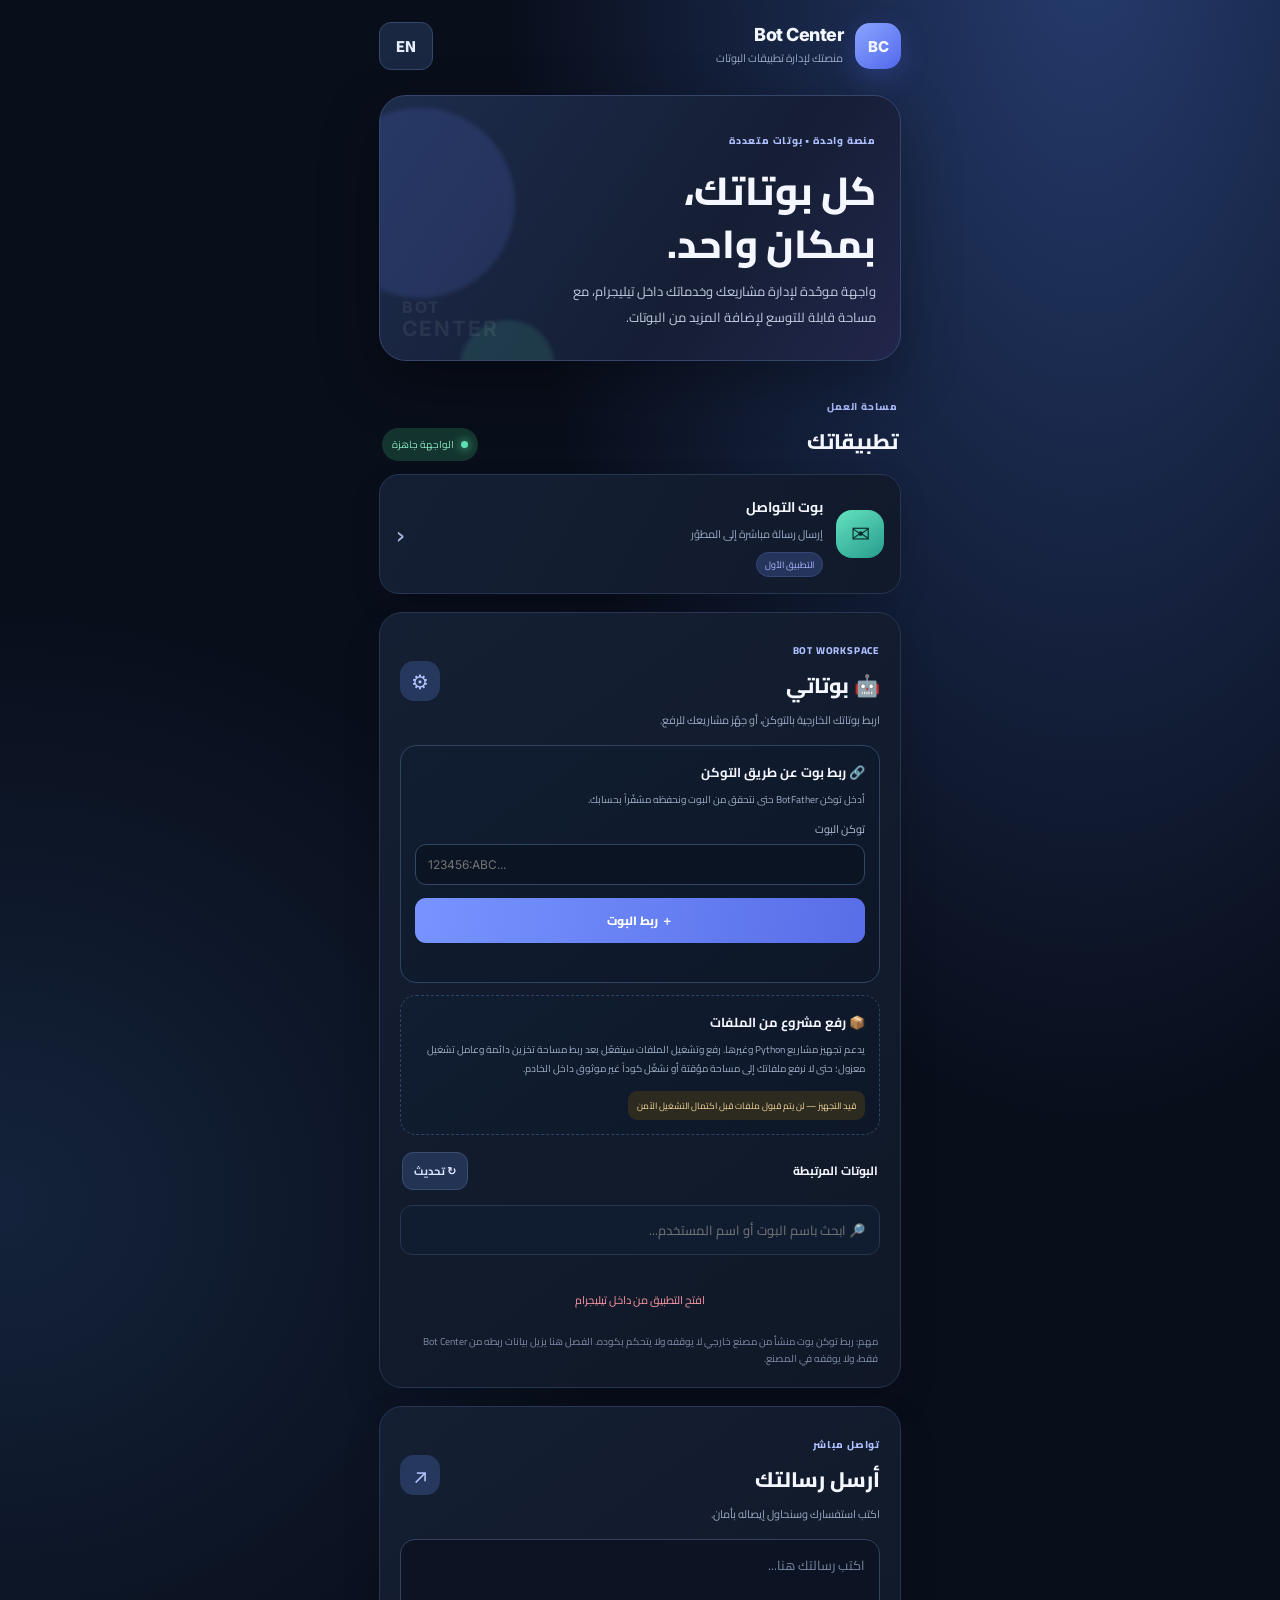
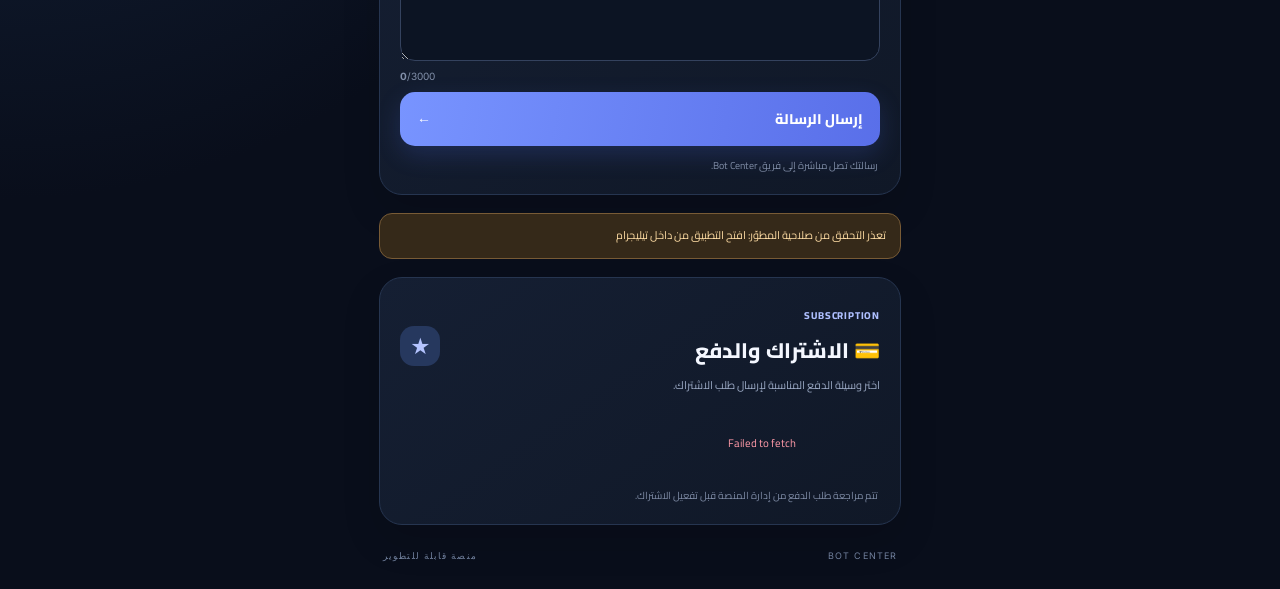
<file: index.html>
<!doctype html>
<html lang="ar" dir="rtl">
<head>
  <meta charset="utf-8">
  <meta name="viewport" content="width=device-width,initial-scale=1,viewport-fit=cover">
  <meta name="theme-color" content="#0b1020">
  <meta name="description" content="Bot Center - منصة لإدارة تطبيقات البوتات">
  <title>Bot Center</title>
  <link rel="stylesheet" href="./static/style.css?v=botsearch1">
  <script src="https://telegram.org/js/telegram-web-app.js"></script>
</head>
<body>
  <main class="shell">
    <header class="top">
      <a class="brand" href="./" aria-label="Bot Center">
        <span class="logo">BC</span>
        <span class="brand-copy"><b>Bot Center</b><small data-ar="منصتك لإدارة تطبيقات البوتات" data-en="Your bot management platform">منصتك لإدارة تطبيقات البوتات</small></span>
      </a>
      <button class="lang" id="langBtn" type="button">EN</button>
    </header>

    <section class="hero">
      <div class="hero-content">
        <span class="eyebrow" data-ar="منصة واحدة • بوتات متعددة" data-en="ONE PLATFORM • MANY BOTS">منصة واحدة • بوتات متعددة</span>
        <h1 data-ar="كل بوتاتك،<br>بمكان واحد." data-en="All your bots,<br>in one place.">كل بوتاتك،<br>بمكان واحد.</h1>
        <p data-ar="واجهة موحّدة لإدارة مشاريعك وخدماتك داخل تيليجرام، مع مساحة قابلة للتوسع لإضافة المزيد من البوتات." data-en="A unified home for your Telegram projects and services, designed to grow as you add more bots.">واجهة موحّدة لإدارة مشاريعك وخدماتك داخل تيليجرام، مع مساحة قابلة للتوسع لإضافة المزيد من البوتات.</p>
      </div>
      <div class="hero-orb orb-one"></div><div class="hero-orb orb-two"></div>
      <div class="hero-mark">BOT<br><strong>CENTER</strong></div>
    </section>

    <section class="section-head">
      <div><span class="kicker" data-ar="مساحة العمل" data-en="WORKSPACE">مساحة العمل</span><h2 data-ar="تطبيقاتك" data-en="Your apps">تطبيقاتك</h2></div>
      <span class="live"><i></i><span data-ar="الواجهة جاهزة" data-en="INTERFACE READY">الواجهة جاهزة</span></span>
    </section>

    <article class="app-card">
      <div class="app-icon">✉</div>
      <div class="app-info"><b data-ar="بوت التواصل" data-en="Contact Bot">بوت التواصل</b><small data-ar="إرسال رسالة مباشرة إلى المطوّر" data-en="Send a message directly to the developer">إرسال رسالة مباشرة إلى المطوّر</small><span class="app-tag" data-ar="التطبيق الأول" data-en="FIRST APP">التطبيق الأول</span></div>
      <span class="arrow" aria-hidden="true">‹</span>
    </article>

    <section class="contact bot-manager" id="botManager">
      <div class="contact-title"><div><span class="kicker">BOT WORKSPACE</span><h2>🤖 بوتاتي</h2><p>اربط بوتاتك الخارجية بالتوكن، أو جهّز مشاريعك للرفع.</p></div><div class="bubble">⚙</div></div>
      <div class="bot-mode-card">
        <h3>🔗 ربط بوت عن طريق التوكن</h3>
        <p>أدخل توكن BotFather حتى نتحقق من البوت ونحفظه مشفّراً بحسابك.</p>
        <label class="bot-token-label" for="botToken">توكن البوت</label>
        <input id="botToken" type="password" autocomplete="off" placeholder="123456:ABC..." maxlength="256">
        <button class="admin-action" id="addBotBtn" type="button">＋ ربط البوت</button>
        <p class="bot-feedback" id="botStatus" role="status"></p>
      </div>
      <div class="bot-mode-card file-mode-card">
        <h3>📦 رفع مشروع من الملفات</h3>
        <p>يدعم تجهيز مشاريع Python وغيرها. رفع وتشغيل الملفات سيتفعّل بعد ربط مساحة تخزين دائمة وعامل تشغيل معزول؛ حتى لا نرفع ملفاتك إلى مساحة مؤقتة أو نشغّل كوداً غير موثوق داخل الخادم.</p>
        <span class="bot-coming">قيد التجهيز — لن يتم قبول ملفات قبل اكتمال التشغيل الآمن</span>
      </div>
      <div class="bot-list-heading"><b>البوتات المرتبطة</b><button class="text-refresh" id="refreshBots" type="button">↻ تحديث</button></div>
      <input id="botSearch" class="bot-search" type="search" placeholder="🔎 ابحث باسم البوت أو اسم المستخدم..." autocomplete="off" aria-label="البحث عن بوتاتك">
      <div id="myBotsList" class="admin-list"><p class="empty-state">جاري تحميل البوتات...</p></div>
      <p class="backend-note">مهم: ربط توكن بوت منشأ من مصنع خارجي لا يوقفه ولا يتحكم بكوده. الفصل هنا يزيل بيانات ربطه من Bot Center فقط، ولا يوقفه في المصنع.</p>
    </section>

    <section class="contact">
      <div class="contact-title">
        <div><span class="kicker" data-ar="تواصل مباشر" data-en="DIRECT CONTACT">تواصل مباشر</span><h2 data-ar="أرسل رسالتك" data-en="Send a message">أرسل رسالتك</h2><p data-ar="اكتب استفسارك وسنحاول إيصاله بأمان." data-en="Write your message and we'll try to deliver it securely.">اكتب استفسارك وسنحاول إيصاله بأمان.</p></div>
        <div class="bubble">↗</div>
      </div>
      <label class="sr-only" for="message" data-ar="نص الرسالة" data-en="Message text">نص الرسالة</label>
      <textarea id="message" maxlength="3000" placeholder="اكتب رسالتك هنا..." aria-describedby="count status"></textarea>
      <div class="form-meta"><span id="status" class="status" role="status" aria-live="polite"></span><span class="counter"><b id="count">0</b>/3000</span></div>
      <button class="send" id="sendBtn" type="button"><span data-ar="إرسال الرسالة" data-en="Send message">إرسال الرسالة</span><b>←</b></button>
      <p class="backend-note" data-ar="رسالتك تصل مباشرة إلى فريق Bot Center." data-en="Your message is delivered directly to the Bot Center team.">رسالتك تصل مباشرة إلى فريق Bot Center.</p>
    </section>

    <p class="admin-access-status" id="adminAccessStatus" role="status" hidden></p>
    <section class="admin-panel" id="adminPanel" hidden>
      <div class="admin-heading"><div><span class="kicker">PRIVATE WORKSPACE</span><h2>🛡️ لوحة المطوّر</h2><p>إدارة المنصة والمستخدمين والاشتراكات</p></div><button class="refresh-btn" id="refreshAdmin" type="button">↻ تحديث</button></div>
      <div class="stats-grid" id="adminStats"><div class="stat-card"><small>المستخدمون</small><b id="statUsers">—</b></div><div class="stat-card"><small>البوتات</small><b id="statBots">—</b></div><div class="stat-card"><small>طلبات الدفع</small><b id="statPayments">—</b></div><div class="stat-card"><small>المحظورون</small><b id="statBanned">—</b></div></div>
      <div class="admin-block"><div class="admin-block-title"><h3>☁️ تطبيقات FadeHost</h3><button class="text-refresh" id="refreshFadehost" type="button">↻ تحديث</button></div>
        <p class="payment-admin-note">عرض التطبيقات المستضافة وحالتها من FadeHost. هذه المرحلة للعرض فقط؛ لا تنفّذ تشغيل أو إيقاف أو حذف.</p>
        <div id="fadehostAppsList" class="admin-list"><p class="empty-state">جاري الاتصال بـ FadeHost...</p></div>
        <p class="admin-feedback" id="fadehostStatus" role="status"></p>
      </div>
      <div class="admin-block"><div class="admin-block-title"><h3>⚙️ إعداد الاشتراك</h3><span>تحديد الخطة</span></div>
        <label>اسم الخطة<input id="planName" maxlength="80" value="Premium"></label>
        <div class="admin-fields"><label>السعر<input id="planPrice" maxlength="32" value="0" placeholder="مثال: 5000 د.ع"></label><label>المدة بالأيام<input id="planDays" type="number" min="1" max="3650" value="30"></label></div>
        <button class="admin-action" id="savePlan" type="button">حفظ إعدادات الخطة</button><p class="admin-feedback" id="planStatus"></p>
      </div>
      <div class="admin-block"><div class="admin-block-title"><h3>💳 إعداد وسائل الدفع</h3><button class="text-refresh" id="refreshPaymentMethods" type="button">تحديث</button></div>
        <p class="payment-admin-note">فعّل الطرق التي تريد إتاحتها للمستخدمين، واكتب تعليمات الدفع أو رقم الحساب لكل طريقة.</p>
        <div id="paymentMethodsAdmin"><p class="empty-state">جاري تحميل وسائل الدفع...</p></div>
        <button class="admin-action" id="savePaymentMethods" type="button">حفظ وسائل الدفع</button>
        <p class="admin-feedback" id="paymentMethodsStatus"></p>
      </div>
      <div class="admin-block"><div class="admin-block-title"><h3>💳 طلبات الاشتراك</h3><button class="text-refresh" id="refreshPayments" type="button">تحديث</button></div><div id="paymentsList" class="admin-list"><p class="empty-state">جاري التحميل...</p></div></div>
      <div class="admin-block"><div class="admin-block-title"><h3>👥 المستخدمون</h3><button class="text-refresh" id="refreshUsers" type="button">تحديث</button></div><div id="usersList" class="admin-list"><p class="empty-state">جاري التحميل...</p></div></div>
      <p class="admin-security">🔒 هذه اللوحة تظهر لحساب المطوّر المصرّح به فقط.</p>
    </section>
    <section class="contact payment-user-section">
      <div class="contact-title"><div><span class="kicker">SUBSCRIPTION</span><h2>💳 الاشتراك والدفع</h2><p>اختر وسيلة الدفع المناسبة لإرسال طلب الاشتراك.</p></div><div class="bubble">★</div></div>
      <div id="publicPaymentMethods" class="payment-grid"><p class="empty-state">جاري تحميل وسائل الدفع...</p></div>
      <p class="backend-note" id="paymentUserNote">تتم مراجعة طلب الدفع من إدارة المنصة قبل تفعيل الاشتراك.</p>
    </section>

    <footer><span>BOT CENTER</span><span data-ar="منصة قابلة للتطوير" data-en="BUILT TO SCALE">منصة قابلة للتطوير</span></footer>
  </main>
  <script>window.BOT_CENTER_API_URL = "https://bot-center-v2.vercel.app/api/message";</script>
  <script src="./static/app.js?v=fadehost3"></script>
</body>
</html>
</file>
<file: static/style.css>
@import url('https://fonts.googleapis.com/css2?family=Inter:wght@400;500;600;700;800&family=Cairo:wght@400;500;600;700;800&display=swap');
:root{color-scheme:dark;--bg:#090e1b;--panel:#111a2c;--panel2:#17233a;--text:#f4f7ff;--muted:#9ba9c4;--blue:#7794ff;--line:#263550;--green:#5ee0b0}
*{box-sizing:border-box}
html{min-height:100%;background:var(--bg)}
body{margin:0;min-height:100vh;background:radial-gradient(ellipse at 85% -5%,#263d70 0,transparent 38%),radial-gradient(ellipse at 0% 55%,#14233b 0,transparent 35%),var(--bg);color:var(--text);font-family:Cairo,Inter,sans-serif}
button,textarea{font:inherit}
button{cursor:pointer}
.shell{width:min(100%,560px);margin:auto;padding:calc(20px + env(safe-area-inset-top)) 19px calc(28px + env(safe-area-inset-bottom))}
.top{display:flex;align-items:center;justify-content:space-between;margin:2px 0 25px}
.brand{display:flex;align-items:center;gap:12px;color:inherit;text-decoration:none}
.logo{width:46px;height:46px;border-radius:15px;background:linear-gradient(140deg,#8aa5ff,#5269ed);display:grid;place-items:center;font:800 15px Inter;box-shadow:0 9px 28px #536df044}
.brand-copy b{display:block;font:800 18px Inter;letter-spacing:-.5px}
.brand-copy small{display:block;color:var(--muted);font-size:11px;margin-top:3px}
.lang{background:#1a2740;color:#e7edff;border:1px solid #35486b;border-radius:12px;padding:8px 14px;font-weight:800;min-width:54px}
.hero{position:relative;isolation:isolate;overflow:hidden;border:1px solid #35466b;border-radius:27px;padding:27px 24px 30px;background:linear-gradient(125deg,#1d2c4c,#151e34 62%,#22264b);box-shadow:0 22px 60px #0005}
.hero-content{position:relative;z-index:2}
.eyebrow,.kicker{font-size:10px;color:#aebfff;letter-spacing:.8px;font-weight:800}
.hero h1{font-size:clamp(31px,8vw,39px);line-height:1.35;margin:12px 0 9px;font-weight:800;position:relative}
.hero p{font-size:13px;line-height:1.95;color:#c2cce0;max-width:315px;margin:0}
.hero-orb{position:absolute;border-radius:50%;filter:blur(2px);z-index:0;pointer-events:none}
.orb-one{width:190px;height:190px;background:#6d86ff26;left:-55px;top:12px}
.orb-two{width:95px;height:95px;background:#5edeb022;left:80px;bottom:-55px}
.hero-mark{position:absolute;left:22px;bottom:20px;color:#ffffff12;font:800 16px/1.1 Inter;letter-spacing:2px;text-align:left;z-index:1}
.hero-mark strong{font-size:21px}
.section-head{display:flex;justify-content:space-between;align-items:end;margin:28px 3px 13px}
.section-head h2,.contact h2{font-size:21px;margin:3px 0 0;font-weight:800}
.live{display:flex;align-items:center;gap:7px;font-size:10px;color:#8ce9c4;background:#14352f;padding:7px 10px;border-radius:20px}
.live i{width:7px;height:7px;background:var(--green);border-radius:50%;box-shadow:0 0 10px #5ee0b0}
.app-card{display:flex;align-items:center;gap:13px;padding:16px;background:linear-gradient(120deg,#151f34,#111a2b);border:1px solid var(--line);border-radius:20px;box-shadow:0 12px 30px #0002}
.app-icon{width:48px;height:48px;flex:none;border-radius:16px;background:linear-gradient(145deg,#65e2bf,#269c8d);display:grid;place-items:center;font-size:23px;color:#092d2b}
.app-info{flex:1;min-width:0}
.app-info b{font-size:14px}
.app-info small{display:block;color:var(--muted);font-size:11px;margin-top:3px}
.app-tag{display:inline-block;margin-top:8px;color:#aabaff;background:#25345a;border:1px solid #344775;border-radius:20px;padding:3px 8px;font-size:9px}
.arrow{font-size:29px;color:#a5b4d9}
.contact{margin-top:18px;padding:20px;border:1px solid var(--line);border-radius:23px;background:linear-gradient(145deg,#151f33,#101827);box-shadow:0 16px 38px #0002}
.contact-title{display:flex;justify-content:space-between;align-items:center;margin-bottom:15px}
.contact-title p{color:var(--muted);font-size:11px;margin:5px 0 0}
.bubble{width:40px;height:40px;flex:none;border-radius:14px;background:#26385e;color:#b4c4ff;display:grid;place-items:center;font-size:20px}
textarea{display:block;width:100%;min-height:122px;resize:vertical;border:1px solid #34425e;background:#0c1423;border-radius:15px;padding:14px;color:var(--text);font:13px/1.8 Cairo,Inter,sans-serif;outline:none;transition:border-color .2s,box-shadow .2s}
textarea:focus{border-color:#7893ff;box-shadow:0 0 0 3px #7893ff20}
textarea::placeholder{color:#7786a3}
.form-meta{display:flex;align-items:center;justify-content:space-between;gap:10px;min-height:31px}
.counter{color:#8290aa;font:10px Inter;white-space:nowrap}
.status{font-size:11px;color:#83e4bd}
.status.error{color:#ff9aa8}
.send{width:100%;border:0;border-radius:15px;padding:14px 17px;background:linear-gradient(100deg,#7894ff,#596fe9);color:white;font:800 14px Cairo;display:flex;justify-content:space-between;align-items:center;box-shadow:0 9px 24px #526ee933;transition:transform .15s,opacity .15s}
.send:active{transform:scale(.99)}
.send:disabled{opacity:.55;cursor:wait}
.backend-note{color:#7e8ba5;font-size:10px;line-height:1.7;margin:11px 2px 0}
footer{display:flex;justify-content:space-between;gap:10px;color:#71809d;font:9px Inter;letter-spacing:1.1px;margin:25px 4px 0}
body.en{direction:ltr;font-family:Inter,Cairo,sans-serif}
body.en .hero h1{font-family:Inter}
body.en textarea{font-family:Inter,Cairo,sans-serif}
body.en .arrow{transform:rotate(180deg)}
body.en .hero-mark{text-align:left}
.sr-only{position:absolute;width:1px;height:1px;padding:0;margin:-1px;overflow:hidden;clip:rect(0,0,0,0);white-space:nowrap;border:0}
@media(max-width:360px){.shell{padding-left:14px;padding-right:14px}.hero{padding:23px 19px}.hero h1{font-size:30px}.contact{padding:16px}}

.admin-panel{margin-top:22px;padding:18px;border:1px solid #394b70;border-radius:23px;background:linear-gradient(145deg,#17243c,#101827);box-shadow:0 18px 40px #0003}
.admin-panel[hidden]{display:none}
.admin-heading,.admin-block-title{display:flex;align-items:center;justify-content:space-between;gap:12px}
.admin-heading h2{font-size:21px;margin:4px 0}.admin-heading p,.admin-block-title span{font-size:10px;color:var(--muted);margin:3px 0}
.refresh-btn,.text-refresh{border:1px solid #3a4d73;background:#223354;color:#dce5ff;border-radius:11px;padding:8px 11px;font:700 11px Cairo}
.stats-grid{display:grid;grid-template-columns:repeat(2,minmax(0,1fr));gap:9px;margin:16px 0}
.stat-card{padding:13px;border:1px solid #2b3d5d;border-radius:15px;background:#111d31}
.stat-card small{display:block;color:#9cacc8;font-size:10px}.stat-card b{display:block;font:800 25px Inter;margin-top:7px;color:#c3d0ff}
.admin-block{margin-top:13px;padding:15px;border:1px solid #2b3d5d;border-radius:17px;background:#111a2b}
.admin-block h3{font-size:14px;margin:0}
.admin-block label{display:block;font-size:11px;color:#aebbd3;margin-top:12px}
.admin-block input{display:block;width:100%;margin-top:5px;padding:11px 12px;border:1px solid #344663;border-radius:11px;background:#0b1423;color:white;font:13px Cairo;outline:none}
.admin-fields{display:grid;grid-template-columns:1fr 1fr;gap:10px}
.admin-action{width:100%;margin-top:13px;padding:11px;border:0;border-radius:11px;background:linear-gradient(100deg,#7794ff,#586ee8);color:white;font:800 12px Cairo}
.admin-feedback{font-size:11px;color:#7fe0b7;margin:8px 0 0}
.admin-list{margin-top:10px}.admin-row{display:flex;align-items:center;justify-content:space-between;gap:10px;padding:11px 0;border-bottom:1px solid #263650}
.admin-row:last-child{border-bottom:0}.row-main{min-width:0;flex:1}.row-main b{display:block;font-size:11px;overflow-wrap:anywhere}.row-main small{display:block;color:#94a4c0;font-size:9px;margin-top:4px;overflow-wrap:anywhere}
.row-actions{display:flex;gap:5px;flex:none}.mini-action{border:1px solid #75434e;background:#422530;color:#ffb7c1;border-radius:9px;padding:6px 8px;font:700 10px Cairo;white-space:nowrap}
.mini-action.unban,.mini-action.approve{border-color:#286b59;background:#173e35;color:#8ce5c2}.mini-action.reject{border-color:#75434e;background:#422530;color:#ffb7c1}
.empty-state{font-size:11px;color:#9aa9c2;text-align:center;padding:12px 3px}.error-text{color:#ff9aa8}
.admin-security{text-align:center;color:#8796b1;font-size:10px;margin:15px 0 0}

.admin-access-status{margin:18px 0 0;padding:12px 14px;border:1px solid #785b36;border-radius:13px;background:#352919;color:#ffdda4;font-size:11px;line-height:1.8}
.admin-access-status[hidden]{display:none}


.payment-admin-note{color:#9ba9c4;font-size:10px;line-height:1.8;margin:9px 0}
.payment-method-editor{padding:12px 0;border-bottom:1px solid #293a57}
.payment-method-editor:last-child{border-bottom:0}
.payment-method-top{display:flex;align-items:center;justify-content:space-between;gap:12px}
.payment-method-top>b{font-size:12px}
.switch-label{display:flex!important;align-items:center;gap:7px;margin:0!important;white-space:nowrap}
.switch-label input{width:17px!important;height:17px;margin:0!important;accent-color:#7894ff}
.payment-method-editor textarea{display:block;width:100%;margin-top:6px;min-height:75px;padding:10px;border:1px solid #344663;border-radius:11px;background:#0b1423;color:white;font:12px/1.7 Cairo;resize:vertical}
.payment-method-editor>label{display:block;margin-top:10px;color:#aebbd3;font-size:10px}
.payment-grid{display:grid;grid-template-columns:1fr 1fr;gap:9px}
.public-payment-button{display:flex;flex-direction:column;align-items:flex-start;gap:5px;padding:13px;border:1px solid #35496e;border-radius:14px;background:linear-gradient(145deg,#1a2945,#121d31);color:#f4f7ff;text-align:right;font:700 12px Cairo}
.public-payment-button small{font-size:9px;color:#9ba9c4;font-weight:500}
.public-payment-button:disabled{opacity:.55}
.payment-user-section{margin-top:18px}
\n
.bot-manager{margin-top:18px}
.bot-mode-card{padding:14px;margin-top:12px;border:1px solid #304363;border-radius:16px;background:linear-gradient(145deg,#111d31,#0d1728)}
.bot-mode-card h3{font-size:13px;margin:0 0 6px}
.bot-mode-card p{font-size:10px;line-height:1.9;color:#9eacc5;margin:0 0 10px}
.bot-token-label{display:block;color:#aebbd3;font-size:11px;margin:8px 0 5px}
.bot-mode-card input{display:block;width:100%;padding:12px;border:1px solid #344663;border-radius:11px;background:#0b1423;color:white;font:12px Inter,sans-serif;direction:ltr;text-align:left;outline:none}
.bot-mode-card input:focus{border-color:#7893ff;box-shadow:0 0 0 3px #7893ff20}
.bot-feedback{min-height:17px;color:#83e4bd!important;margin:8px 0 0!important}
.bot-feedback.error{color:#ff9aa8!important}
.file-mode-card{border-style:dashed}
.bot-coming{display:inline-block;padding:6px 9px;border-radius:9px;background:#2d2b20;color:#f3d69a;font-size:9px}
.bot-list-heading{display:flex;justify-content:space-between;align-items:center;margin:17px 2px 5px;font-size:12px}
.bot-state{display:inline-block;color:#f0d28b;background:#3b321e;border:1px solid #69572d;border-radius:8px;padding:4px 7px;font-size:9px;margin-top:5px}
.bot-disconnect{border:1px solid #75434e;background:#422530;color:#ffb7c1;border-radius:9px;padding:7px 9px;font:700 10px Cairo;white-space:nowrap}


.bot-entry{border-bottom:1px solid #263650}
.bot-entry .admin-row{border-bottom:0}
.bot-entry-actions{display:flex;gap:6px;flex:none}
.bot-details-btn{border:1px solid #40577f;background:#243756;color:#dce6ff;border-radius:9px;padding:7px 9px;font:700 10px Cairo;white-space:nowrap}
.bot-details-panel{margin:0 0 12px;padding:13px;border:1px solid #304363;border-radius:13px;background:#0e192b}
.bot-detail-grid{display:grid;grid-template-columns:1fr 1fr;gap:10px}
.bot-detail-grid small{display:block;color:#8798b7;font-size:9px;margin-bottom:3px}
.bot-detail-grid b{font-size:11px;overflow-wrap:anywhere}
.bot-details-panel p{font-size:10px;line-height:1.8;color:#9eacc5;margin:12px 0}
.bot-detail-actions{display:flex;align-items:center;gap:8px;flex-wrap:wrap}
.bot-detail-actions a{color:#9eb3ff;font-size:10px;text-decoration:none;border:1px solid #35496e;border-radius:9px;padding:7px 9px}
.bot-details-panel[hidden]{display:none}

.bot-details-open{display:block;width:100%;margin:8px 0 12px;padding:11px;font-size:12px;border-radius:11px;background:#243756;color:#fff}

.bot-settings-form{display:grid;gap:7px;margin-top:14px;padding-top:12px;border-top:1px solid #304363}
.bot-settings-form label{font-size:11px;color:#aebbd1;font-weight:700}
.bot-settings-form input,.bot-settings-form textarea{width:100%;box-sizing:border-box;background:#101d31;border:1px solid #344968;border-radius:9px;color:#f1f5ff;padding:10px;font:12px Cairo;outline:none}
.bot-settings-form textarea{resize:vertical;min-height:75px}
.bot-save-settings{width:100%;padding:10px;margin-top:4px}
.bot-save-status{color:#9bd9b0;font-size:10px;min-height:16px}

.bot-activity{margin-top:14px;padding:12px;border:1px solid #304363;border-radius:12px;background:#101d31}
.bot-activity-heading{font-size:12px;font-weight:800;margin-bottom:10px;color:#dce6ff}
.bot-activity-list{display:grid;gap:9px}
.bot-activity-list>small{font-size:10px;color:#9eacc5}
.bot-activity-item{display:flex;align-items:flex-start;gap:8px}
.bot-activity-dot{font-size:10px;color:#78a6ff;margin-top:2px}
.bot-activity-item b{display:block;font-size:10px;color:#e4ebfa}
.bot-activity-item small{display:block;font-size:9px;line-height:1.7;color:#94a4c0;margin-top:2px}

.bot-search{width:100%;box-sizing:border-box;margin:10px 0 12px;padding:12px 14px;border:1px solid var(--line,#304363);border-radius:12px;background:var(--surface,#101d31);color:inherit;font:inherit;font-size:13px;outline:none}.bot-search:focus{border-color:var(--accent,#78a6ff);box-shadow:0 0 0 3px rgba(120,166,255,.12)}
</file>
